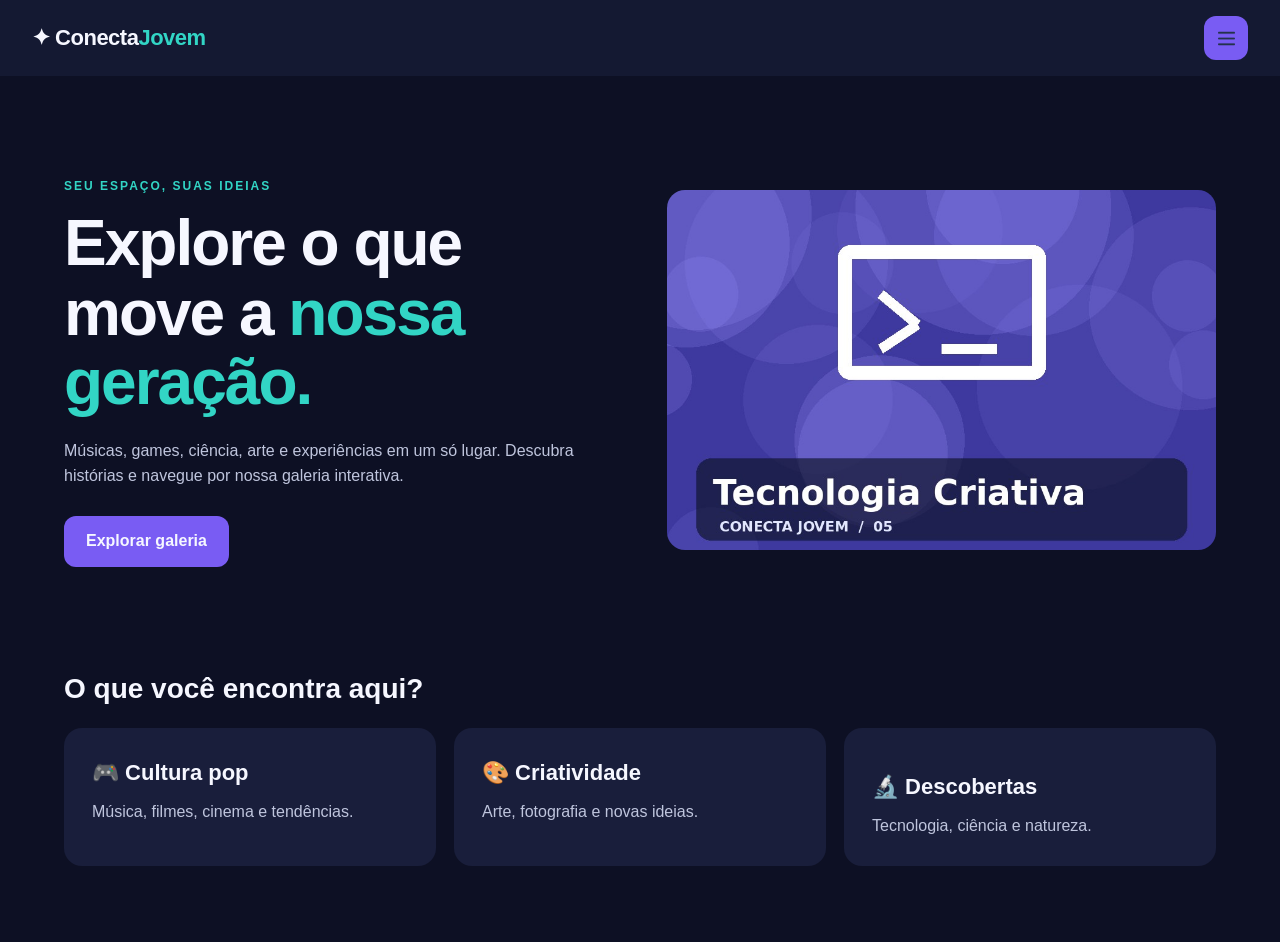
<file: index.html>
<!doctype html>
<html lang="pt-br">
  <head>
    <meta charset="UTF-8" />
    <meta name="viewport" content="width=device-width, initial-scale=1.0" />
    <title>ConectaJovem</title>
    <link rel="stylesheet" href="./style.css">
  </head>
  <body data-page="inicio">

    <header class="cabecalho">
      <a class="marca" href="./index.html">✦ Conecta<strong>Jovem</strong></a>
      <button
        class="botao-menu"
        type="button"
        aria-label="Abrir menu"
        aria-expanded="false"
      >
        <img src="./assents/icones_png/menu.png" alt="menu"/>
      </button>

      <nav class="menu" aria-label="Navegação principal">
        <a class="link-menu ativo" href="./index.html"
          ><img src="./assents/icones/home.svg" alt="" /><span>Início</span></a
        >
        <a class="link-menu" href="galeria.html"
          ><img src="./assents/icones/grid.svg" alt="" /><span>Galeria</span></a
        >
        <a class="link-menu" href="sobre.html"
          ><img src="./assents/icones/info.svg" alt="" /><span>Sobre</span></a
        >
      </nav>

    </header>
    
    <nav class="menu-tablet" aria-label="Navegação principal">
      <a class="ativo" href="./index.html" aria-label="Início"
        ><img src="./assents/icones/home.svg" alt=""
      /></a>
      <a href="galeria.html" aria-label="Galeria"
        ><img src="./assents/icones/grid.svg" alt=""
      /></a>
      <a href="sobre.html" aria-label="Sobre"
        ><img src="./assents/icones/info.svg" alt=""
      /></a>
    </nav>


    <main class="conteudo">

      <section class="destaque">

        <div class="texto-destaque">
          <span class="selo">
            SEU ESPAÇO, SUAS IDEIAS
        </span>
          <h1>
            Explore o que move a <strong>nossa geração.</strong>
        </h1>

          <p>
            Músicas, games, ciência, arte e experiências em um só lugar. Descubra histórias e navegue por nossa galeria interativa.
          </p>
          <a class="botao-principal" href="./galeria.html">Explorar galeria</a>
        </div>

        <img
          class="imagem-destaque"
          src="./assents/imagens/foto05.jpg"
          alt="Experiência criativa em um ambiente jovem"
        />
      </section>

      <section class="secao-cartoes">

        <h2>
            O que você encontra aqui?
        </h2>

        <div class="cartoes">
          <article class="cartao">
            <h3>
                🎮 Cultura pop
            </h3>
            <p>
              Música, filmes, cinema e tendências.
            </p>
          </article>

          <article class="cartao">
            <h3>
                🎨 Criatividade
            </h3>
            <p>
              Arte, fotografia e novas ideias.
            </p>
          </article>

          <article class="cartao">
            <span class="icone-cartao"></span>
            <h3>
                🔬 Descobertas
            </h3>
            <p>
              Tecnologia, ciência e natureza.
            </p>
          </article>
        </div>

      </section>

    </main>
    
    <script src="./script.js"></script>
  </body>
</html>
</file>
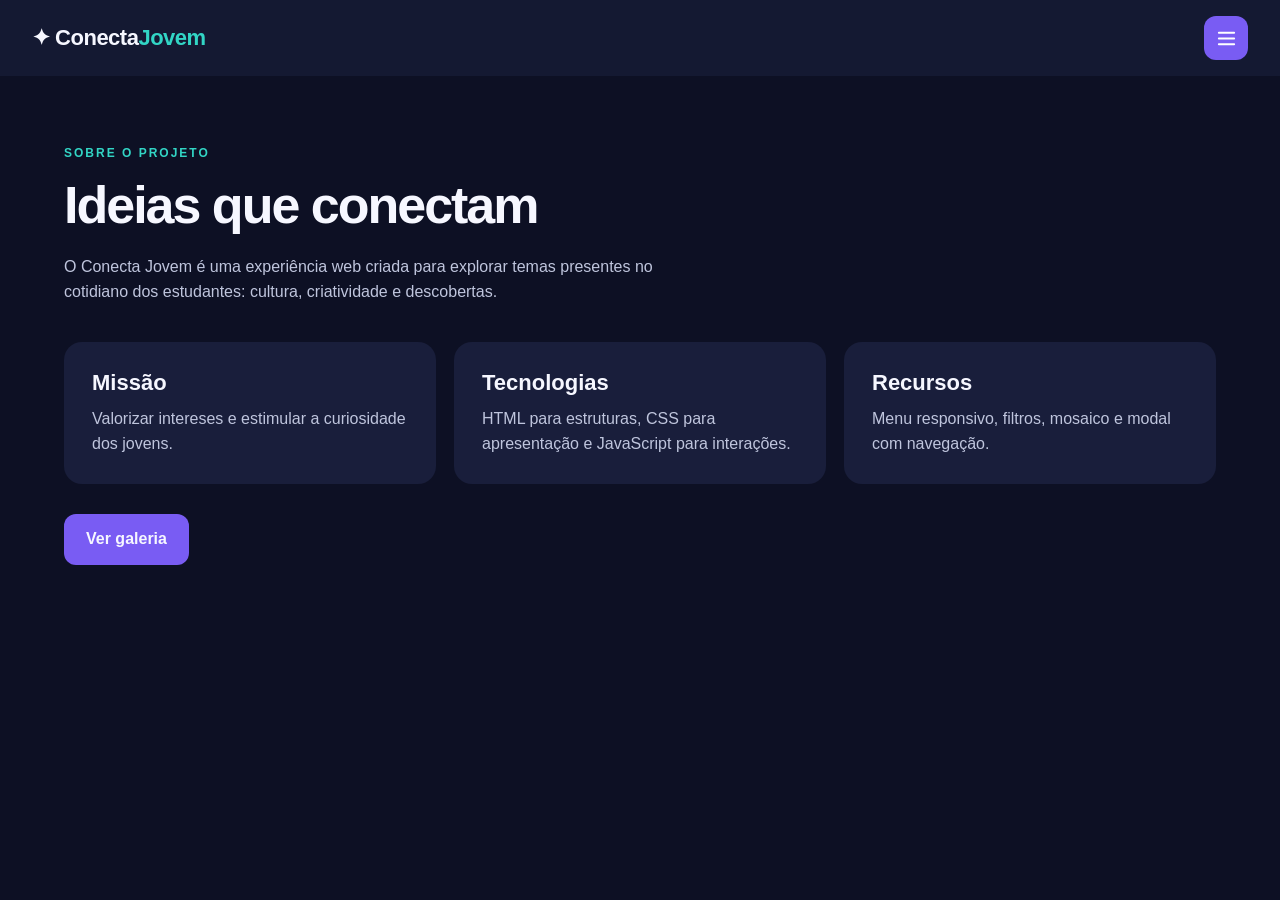
<file: sobre.html>
<!doctype html>
<html lang="pt-br">
  <head>
    <meta charset="UTF-8" />
    <meta name="viewport" content="width=device-width, initial-scale=1.0" />
    <meta name="description" content="Conheça o projeto ConectaJovem." />
    <title>ConectaJovem</title>
    <link rel="stylesheet" href="./style.css"/>
  </head>
  <body data-page="sobre">
    <header class="cabecalho">
      <a class="marca" href="./index.html">✦ Conecta<strong>Jovem</strong></a>
      <button
        class="botao-menu"
        type="button"
        aria-label="Abrir menu"
        aria-expanded="false"
      >
        <img src="./assents/icones/menu.svg" alt="" />
      </button>
      <nav class="menu" aria-label="Navegação principal">
        <a class="link-menu" href="./index.html"
          ><img src="./assents/icones/home.svg" alt="" /><span>Início</span></a
        >
        <a class="link-menu" href="./galeria.html"
          ><img src="./assents/icones/grid.svg" alt="" /><span>Galeria</span></a
        >
        <a class="link-menu ativo" href="./sobre.html"
          ><img src="./assents/icones/info.svg" alt="" /><span>Sobre</span></a
        >
      </nav>
    </header>
    <aside class="menu-tablet" aria-label="Navegação principal">
      <a href="index.html" aria-label="Início"
        ><img src="./assents/icones/home.svg" alt=""
      /></a>
      <a href="galeria.html" aria-label="Galeria"
        ><img src="./assents/icones/grid.svg" alt=""
      /></a>
      <a class="ativo" href="sobre.html" aria-label="Sobre"
        ><img src="./assents/icones/info.svg" alt=""
      /></a>
    </aside>
    <main class="conteudo pagina-sobre">

      <section class="introducao">
        <span class="selo">
            SOBRE O PROJETO
        </span>

        <h1>
            Ideias que conectam
        </h1>
        <p>
          O Conecta Jovem é uma experiência web criada para explorar temas presentes no cotidiano dos estudantes: cultura, criatividade e descobertas.
        </p>
      </section>

      <section class="cartoes cartoes-sobre">

        <article class="cartao">
          <h2>
            Missão
        </h2>
          <p>
            Valorizar intereses e estimular a curiosidade dos jovens.
          </p>
        </article>

        <article class="cartao">
          <h2>
            Tecnologias
        </h2>
          <p>
            HTML para estruturas, CSS para apresentação e JavaScript para interações.
          </p>
        </article>

        <article class="cartao">
          <h2>
            Recursos
        </h2>
          <p>
            Menu responsivo, filtros, mosaico e modal com navegação.
          </p>
        </article>
      </section>
      <a class="botao-principal" href="./galeria.html">
        Ver galeria
    </a>    
    </main>

       <script src="./script.js" defer></script>
  </body>
</html>
</file>
<file: style.css>
:root {
  --fundo: #0d1024;
  --cabecalho: #141932;
  --cartao: #191e3b;
  --roxo: #795cf3;
  --verde: #32d5c5;
  --texto: #f6f7ff;
  --auxiliar: #bfc5dd;
  --menu-aberto: #252a4a;
}

* {
  margin: 0;
  padding: 0;
  box-sizing: border-box;
}

body {
  margin: 0;
  background: var(--fundo);
  color: var(--texto);
  font-family: Arial, Helvetica, sans-serif;
  font-size: 16px;
  line-height: 1.55;
}

a {
  text-decoration: none;
  color: var(--texto);
}

strong {
    color: var(--verde);
}

.cabecalho {
  height: 76px;
  background: var(--cabecalho);
  display: flex;
  align-items: center;
  justify-content: space-between;
  padding: 0 32px;
  position: relative;
  z-index: 20;
}

.marca {
  font-size: 22px;
  font-weight: 700;
  letter-spacing: -0.5px;
}

.botao-menu {
  width: 44px;
  height: 44px;
  border: 0;
  border-radius: 12px;
  background-color: var(--roxo);
  display: grid;
  place-items: center;
  cursor: pointer;
  transition:
    transform 250ms,
    background 250ms;
}

.botao-menu:hover {
  transform: translateY(-2px);
  background: var(--roxo);
}

.botao-menu img {
  width: 23px;
  height: 23px;
}

.menu {
  display: none;
  position: absolute;
  top: 64px;
  right: 32px;
  width: 240px;
  padding: 10px;
  border-radius: 14px;
  background: var(--menu-aberto);
  box-shadow: 0 18px 40px #0008;
}

.menu.aberto {
  display: block;
}

.link-menu {
  display: flex;
  align-items: center;
  gap: 13px;
  padding: 12px;
  border-radius: 10px;
  color: var(--auxiliar);
  transition:
    background 250ms,
    color 250ms;
}

.link-menu img,
.menu-tablet img {
  width: 22px;
  height: 22px;
}

.link-menu:hover,
.link-menu.ativo {
  background: var(--roxo);
  color: white;
}

.menu-tablet {
  display: none;
}

.conteudo {
  max-width: 1200px;
  margin: 0 auto;
  padding: 64px 24px 76px;
}

.destaque {
  display: grid;
  grid-template-columns: 1fr 1fr;
  gap: 54px;
  align-items: center;
  min-height: 460px;
}

.selo {
  display: inline-block;
  color: var(--verde);
  font-size: 12px;
  font-weight: 700;
  letter-spacing: 2px;
  margin-bottom: 14px;
}

h1 {
  font-size: 64px;
  line-height: 1.08;
  letter-spacing: -2px;
  margin: 0 0 22px;
}

.texto-destaque p,
.introducao p {
  max-width: 650px;
  color: var(--auxiliar);
  margin: 0 0 28px;
}

.botao-principal {
  display: inline-block;
  background: var(--roxo);
  padding: 13px 22px;
  border-radius: 12px;
  font-weight: 700;
  transition:
    transform 250ms,
    background 250ms;
}

.botao-principal:hover {
  transform: translateY(-2px);
  background: #8b73ff;
}

.imagem-destaque {
  width: 100%;
  height: 360px;
  object-fit: cover;
  border-radius: 18px;
}

.secao-cartoes {
  margin-top: 72px;
}

h2 {
  font-size: 28px;
  line-height: 1.2;
  margin: 0 0 22px;
}

.cartoes {
  display: grid;
  grid-template-columns: repeat(3, 1fr);
  gap: 18px;
}

.cartao {
  background: var(--cartao);
  padding: 28px;
  border-radius: 18px;
  transition: transform 250ms;
}

.cartao:hover {
  transform: translateY(-5px);
}

.icone-cartao {
  color: var(--verde);
  font-size: 30px;
  display: block;
  margin-bottom: 14px;
}

.cartao h3,
.cartao h2 {
  font-size: 22px;
  margin: 0 0 10px;
}

.cartao p {
  color: var(--auxiliar);
  margin: 0;
}

.introducao {
  max-width: 760px;
  margin-bottom: 34px;
}

.introducao h1 {
  font-size: 52px;
}

.filtros {
  display: flex;
  flex-wrap: wrap;
  gap: 10px;
}

.filtro {
  padding: 10px 18px;
  color: var(--auxiliar);
  background: var(--cartao);
  border: 1px solid transparent;
  border-radius: 12px;
  cursor: pointer;
}

.filtro:hover,
.filtro.ativo {
  background: var(--roxo);
  color: white;
}

.contador {
  color: var(--auxiliar);
  font-size: 14px;
  margin: 16px 0;
}
.galeria {
  display: grid;
  grid-template-columns: repeat(4, 1fr);
  grid-template-rows: repeat(4, 155px);
  grid-auto-flow: dense;
  gap: 14px;
}

.item-galeria {
  position: relative;
  overflow: hidden;
  border-radius: 18px;
  background: var(--cartao);
  cursor: pointer;
  min-width: 0;
}

.item-galeria img {
  width: 100%;
  height: 100%;
  display: block;
  object-fit: cover;
  transition: transform 350ms;
}

.item-galeria:hover img {
  transform: scale(1.08);
}

.item-galeria.destaque-01 {
  grid-column: span 2;
  grid-row: span 2;
}

.item-galeria.vertical {
  grid-row: span 2;
}

.item-galeria.horizontal {
  grid-column: span 2;
}

.legenda {
  position: absolute;
  inset: auto 0 0;
  padding: 36px 16px 14px;
  background: linear-gradient(transparent, #080b1de8);
}

.legenda h2 {
  font-size: 17px;
  margin: 0 0 2px;
}

.legenda span {
  color: var(--verde);
  font-size: 12px;
}

.galeria.filtrada {
  grid-template-columns: repeat(3, 1fr);
  grid-auto-rows: auto;
  grid-template-rows: none;
}

.galeria.filtrada .item-galeria {
  grid-column: auto;
  grid-row: auto;
  aspect-ratio: 4 / 3;
}

.item-galeria[hidden] {
  display: none;
}

.modal {
  display: none;
  position: fixed;
  inset: 0;
  z-index: 50;
  background: #050716ed;
  padding: 24px;
  align-items: center;
  justify-content: center;
}

.modal.aberto {
  display: flex;
  opacity: 1;
}

.modal-conteudo {
  width: min(900px, 100%);
  max-height: 92vh;
  position: relative;
  background: var(--cartao);
  border-radius: 18px;
  padding: 20px;

  @keyframes zoomModal {
    to {
      transform: scale(1);
    }
  }
}

.imagem-modal {
  width: 100%;
  height: min(58vh, 520px);
  object-fit: contain;
  display: block;
  background: #0d1024;
  border-radius: 12px;
}

.fechar-modal,
.seta-modal {
  position: absolute;
  z-index: 2;
  width: 42px;
  height: 42px;
  border: 0;
  border-radius: 50%;
  background: var(--menu-aberto);
}

.fechar-modal {
  top: 30px;
  right: 30px;
  background-color: var(--roxo);
  transition: 0.3s;
  cursor: pointer;
}

.fechar-modal:hover {
    transform: scale(1.05);
}

.seta-modal {
  top: 42%;
  background-color: var(--roxo);
}

.anterior {
  top: 92%;
  left: 30px;
  background-color: var(--roxo);
  transition: 0.3s;
  cursor: pointer;
}

.anterior:hover {
    transform: scale(1.05);
}

.proxima {
  top: 92%;
  right: 30px;
  background-color: var(--roxo);
  transition: 0.3s;
  cursor: pointer;
}

.proxima:hover {
    transform: scale(1.05);
}

.fechar-modal img,
.seta-modal img {
  width: 21px;
  height: 21px;
}

.info-modal {
  display: flex;
  justify-content: space-between;
  gap: 20px;
  padding: 18px 4px 2px;
}

.categoria-modal {
  color: var(--verde);
  font-size: 13px;
}

.titulo-modal {
  font-size: 24px;
  margin: 4px 0 6px;
}

.descricao-modal {
  color: var(--auxiliar);
  margin-bottom: 32px;
}

.posicao-modal {
  color: var(--auxiliar);
  white-space: nowrap;
  font-size: 14px;
  margin-right: 50%;
}

.pagina-sobre .introducao {
  margin-bottom: 38px;
}

.cartoes-sobre {
  margin-bottom: 30px;
}

@media (min-width: 768px) and (max-width: 1023px) {
  .botao-menu {
    display: none;
  }

  .menu-tablet {
    display: flex;
    position: fixed;
    width: 25px;
    height: 620px;
    background: var(--cabecalho);
    flex-direction: column;

    .menu-tablet a {
      width: 48px;
      height: 38px;
      display: grid;
      border-radius: 12px;
    }

    .menu-tablet a.ativo {
      background: var(--roxo);
    }

    h1 {
      font-size: 44px;
    }

    h2 {
      font-size: 24px;
    }

    .galeria {
      grid-template-columns: repeat(3, 1fr);
      grid-template-rows: none;
      grid-auto-rows: 180px;
    }

    .galeria .item-galeria {
      grid-column: auto !important;
      grid-row: auto !important;
    }

    .galeria.filtrada {
      grid-template-columns: repeat(2, 1fr);
    }
  }
}

@media (max-width: 767px) {
  .cabecalho {
    height: 68px;
    padding: 0 18px;
  }

  .marca {
    font-size: 19px;
  }

  .menu {
    top: 60px;
    right: 18px;
    width: min(280px, calc(100vw - 36px));
  }

  .menu-tablet {
    display: none;
  }

  .conteudo {
    padding: 42px 18px 58px;
  }

  .destaque {
    grid-template-columns: 1fr;
    gap: 28px;
    min-height: 0;
  }

  h1 {
    font-size: 32px;
    letter-spacing: -0.7px;
  }

  .introducao h1 {
    font-size: 32px;
  }

  h2 {
    font-size: 22px;
  }
  
  .imagem-destaque {
    height: 250px;
  }

  .secao-cartoes {
    margin-top: 48px;
  }

  .cartoes {
    grid-template-columns: 1fr;
  }

  .galeria {
    grid-template-columns: repeat(2, 1fr);
    grid-template-rows: repeat(6, 130px);
    grid-auto-flow: row;
  }

  .galeria .item-galeria {
    grid-column: auto;
    grid-row: auto;
  }

  .galeria .destaque-01 {
    grid-column: span 2;
    grid-row: span 2;
  }

  .galeria.filtrada {
    grid-template-columns: repeat(2, 1fr);
    grid-template-rows: none;
    grid-auto-rows: auto;
  }

  .galeria.filtrada .item-galeria {
    aspect-ratio: 4 / 3;
  }

  .modal {
    padding: 12px;
  }

  .modal-conteudo {
    padding: 12px;
  }

  .imagem-modal {
    height: 48vh;
  }

  .fechar-modal {
    top: 20px;
    right: 20px;
  }

  .anterior {
    left: 18px;
  }

  .proxima {
    right: 18px;
  }

  .info-modal {
    align-items: start;
  }
}

@media (max-width: 420px) {
  .galeria.filtrada {
    grid-template-columns: 1fr;
  }

  .galeria {
    gap: 14px;
  }

  .filtros {
    gap: 7px;
  }

  .filtro {
    padding: 9px 12px;
    font-size: 14px;
  }

  .posicao-modal {
    font-size: 12px;
  }
}
</file>
